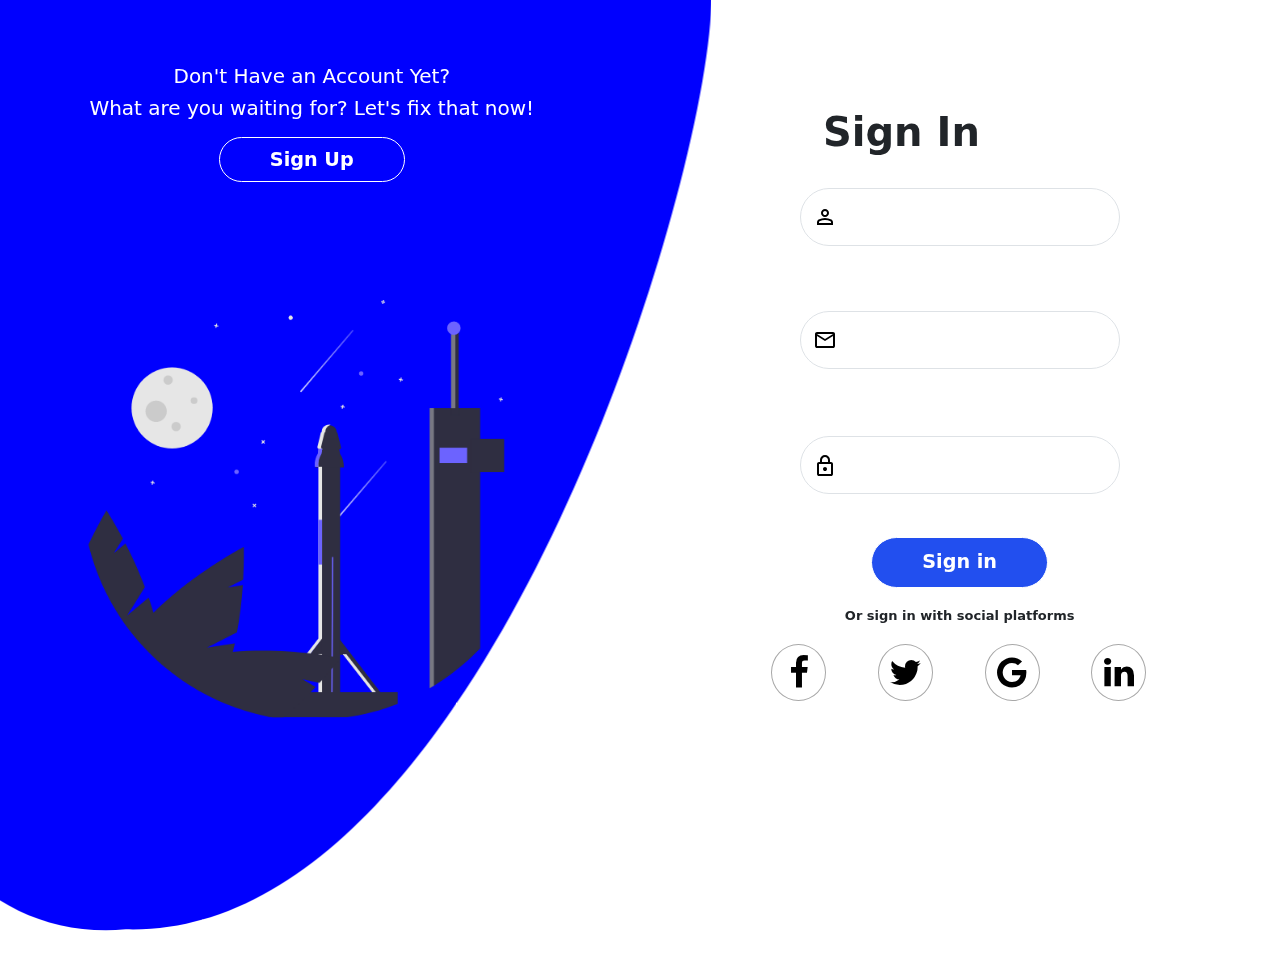
<file: sign-in.html>
<!DOCTYPE html>
<html lang="en">
<head>
    <meta charset="UTF-8">
    <meta http-equiv="X-UA-Compatible" content="IE=edge">
    <meta name="viewport" content="width=device-width, initial-scale=1.0">
    <title>Sign In</title>
    <link rel="stylesheet" href="https://cdnjs.cloudflare.com/ajax/libs/twitter-bootstrap/5.1.0/css/bootstrap.min.css">
    <link rel="stylesheet" href="https://cdnjs.cloudflare.com/ajax/libs/font-awesome/5.15.4/css/all.min.css">
    <link rel="stylesheet" href="css/signin_grid.css">
    <link rel="stylesheet" href="css/signin.css">
    <link rel="stylesheet" href="https://cdnjs.cloudflare.com/ajax/libs/font-awesome/4.7.0/css/font-awesome.min.css">
    <link rel="stylesheet" href="https://fonts.googleapis.com/css2?family=Material+Symbols+Outlined:opsz,wght,FILL,GRAD@20..48,100..700,0..1,-50..200" />
    
</head>

<body>
    <div class="container">
        <div class="signin-container-right">
          <div class="sign-in-title">
            <h1>Sign In</h1>
          </div>
          <div class="username-input textinput__">
            <div class="form-floating mb-3">
                <input type="name" class="form-control" id="floatingInput" placeholder="username">
                <label for="floatingInput" class="inputicons"><svg xmlns="http://www.w3.org/2000/svg" height="24" width="24"><path d="M12 12q-1.65 0-2.825-1.175Q8 9.65 8 8q0-1.65 1.175-2.825Q10.35 4 12 4q1.65 0 2.825 1.175Q16 6.35 16 8q0 1.65-1.175 2.825Q13.65 12 12 12Zm-8 8v-2.8q0-.85.438-1.563.437-.712 1.162-1.087 1.55-.775 3.15-1.163Q10.35 13 12 13t3.25.387q1.6.388 3.15 1.163.725.375 1.162 1.087Q20 16.35 20 17.2V20Zm2-2h12v-.8q0-.275-.137-.5-.138-.225-.363-.35-1.35-.675-2.725-1.013Q13.4 15 12 15t-2.775.337Q7.85 15.675 6.5 16.35q-.225.125-.362.35-.138.225-.138.5Zm6-8q.825 0 1.413-.588Q14 8.825 14 8t-.587-1.412Q12.825 6 12 6q-.825 0-1.412.588Q10 7.175 10 8t.588 1.412Q11.175 10 12 10Zm0-2Zm0 10Z"/></svg></label>
            </div>
          </div>
          <div class="email-input textinput__">
            <div class="form-floating mb-3">
                <input type="email" class="form-control" id="floatingInput" placeholder="name@example.com">
                <label for="floatingInput" class="inputicons"><svg xmlns="http://www.w3.org/2000/svg" height="24" width="24"><path d="M4 20q-.825 0-1.412-.587Q2 18.825 2 18V6q0-.825.588-1.412Q3.175 4 4 4h16q.825 0 1.413.588Q22 5.175 22 6v12q0 .825-.587 1.413Q20.825 20 20 20Zm8-7L4 8v10h16V8Zm0-2 8-5H4ZM4 8V6v12Z"/></svg></label>
            </div>
          </div>
          <div class="password-input textinput__">
            <div class="form-floating">
                <input type="password" class="form-control" id="floatingPassword" placeholder="Password">
                <label for="floatingPassword" class="inputicons"><svg xmlns="http://www.w3.org/2000/svg" height="24" width="24"><path d="M6 22q-.825 0-1.412-.587Q4 20.825 4 20V10q0-.825.588-1.413Q5.175 8 6 8h1V6q0-2.075 1.463-3.538Q9.925 1 12 1t3.538 1.462Q17 3.925 17 6v2h1q.825 0 1.413.587Q20 9.175 20 10v10q0 .825-.587 1.413Q18.825 22 18 22Zm0-2h12V10H6v10Zm6-3q.825 0 1.413-.587Q14 15.825 14 15q0-.825-.587-1.413Q12.825 13 12 13q-.825 0-1.412.587Q10 14.175 10 15q0 .825.588 1.413Q11.175 17 12 17ZM9 8h6V6q0-1.25-.875-2.125T12 3q-1.25 0-2.125.875T9 6ZM6 20V10v10Z"/></svg></label>
            </div>
          </div>
          <div class="signin-button">
            <input type="button" value="Sign in" id="signin_button"><br>
          </div>
          <div class="signin-bottom-text">
            <p>Or sign in with social platforms</p>
          </div>
          <div class="social-media-container">
            <div class="facebook-container">
                <a href="#" class="fa fa-facebook facebk"></a>
            </div>
            <div class="twitter-container">
                <a href="#" class="fa fa-twitter twtter"></a>
            </div>
            <div class="google-container">
                <a href="#" class="fa fa-google googl"></a>
            </div>
            <div class="linkedin-conatiner">
                <a href="#" class="fa fa-linkedin linkdin"></a>
            </div>
          </div>
        </div>
        <div class="signin-image-container">
          <div class="signin-image">
            <img src="assets/CRM-SignIn/Group 15.png" width="500px" alt="" class="rocketimage">

            <div class="blueshape">
              <svg data-name="Layer 1" xmlns="http://www.w3.org/2000/svg" viewBox="0 0 1200 120" preserveAspectRatio="none">
                  <path d="M0,0V6c0,21.6,291,111.46,741,110.26,445.39,3.6,459-88.3,459-110.26V0Z" class="shape-fill"></path>
              </svg>
            </div>
          </div>
          <div class="signup-container">
            <div class="signup-text">
                <h5 style="justify-self: center;">Don't Have an Account Yet?</h5>
                <h5 style="justify-self: center;">What are you waiting for? Let's fix that now!</h5>
            </div>
            <div class="sign-up-button">
                <a href="sign-up.html" id="signup_button">Sign Up</a>
            </div>           
          </div>
        </div>
        <div class="signup-text2">
        </div>
        <div class="signup-button2">
        </div>
      </div>
    
<script src="https://cdnjs.cloudflare.com/ajax/libs/popper.js/2.9.2/umd/popper.min.js"></script>
<script src="https://cdnjs.cloudflare.com/ajax/libs/twitter-bootstrap/5.1.0/js/bootstrap.min.js"></script>      
</body>
</html>
</file>
<file: css/signin_grid.css>
.container {  display: grid;
    grid-template-columns: 2.1fr 1.3fr;
    grid-template-rows: .9fr 1.5fr 1.7fr .3fr;
    gap: 0px 0px;
    grid-auto-flow: row;
    grid-template-areas:
      "signin-image-container signin-container-right"
      "signin-image-container signin-container-right"
      "signin-image-container signin-container-right"
      "signin-image-container .";
  }
  
  .signin-container-right {  display: grid;
    grid-template-columns: 1fr 1fr 1fr;
    grid-template-rows: 1.6fr 1.2fr 1.2fr 1.1fr .8fr .4fr .7fr;
    grid-auto-columns: 1fr;
    gap: 0px 0px;
    grid-auto-flow: row;
    grid-template-areas:
      "sign-in-title sign-in-title sign-in-title"
      "username-input username-input username-input"
      "email-input email-input email-input"
      "password-input password-input password-input"
      "signin-button signin-button signin-button"
      "signin-bottom-text signin-bottom-text signin-bottom-text"
      "social-media-container social-media-container social-media-container";
    grid-area: signin-container-right;
    z-index: 1;
  }
  
  .sign-in-title {
    justify-self: center;
    align-self: end;
    grid-area: sign-in-title;
  }
  
  .username-input {
    justify-self: center;
    align-self: center;
    grid-area: username-input;
  }
  
  .email-input {
    justify-self: center;
    align-self: center;
    grid-area: email-input;
  }
  
  .password-input {
    justify-self: center;
    align-self: center;
    grid-area: password-input;
  }
  
  .signin-button {
    justify-self: center;
    align-self: center;
    grid-area: signin-button;
    padding-right: 50px;
  }
  
  .signin-bottom-text {
    justify-self: center;
    align-self: center;
    grid-area: signin-bottom-text;
    padding-right: 50px;
  }
  
  .social-media-container {  display: grid;
    grid-template-columns: 1fr 1fr 1fr 1fr;
    grid-template-rows: 1fr;
    gap: 0px 0px;
    grid-auto-flow: row;
    grid-template-areas:
      "facebook-container twitter-container google-container linkedin-conatiner";
    grid-area: social-media-container;
  }
  
  .facebook-container { grid-area: facebook-container; }
  
  .twitter-container { grid-area: twitter-container; }
  
  .google-container { grid-area: google-container; }
  
  .linkedin-conatiner { grid-area: linkedin-conatiner; }
  
  .signin-image-container {  display: grid;
    grid-template-columns: 1fr 1fr 0.4fr;
    grid-template-rows: 1fr 1fr 1fr;
    gap: 0px 0px;
    grid-auto-flow: row;
    grid-area: signin-image-container;
  }
  
  .signin-image {
    justify-self: start;
    align-self: end;
    padding-bottom: 50px;
    grid-area: 1 / 1 / 4 / 3;
  }
  
  .signup-container {  display: grid;
    grid-template-columns: 1fr 1fr 1fr;
    grid-template-rows: 1fr 1fr 1fr 1fr;
    grid-auto-columns: 1fr;
    gap: 0px 0px;
    grid-auto-flow: row;
    grid-template-areas:
      ". . ."
      "signup-text signup-text ."
      "signup-button signup-button ."
      ". . .";
    grid-area: 1 / 1 / 2 / 4;
    }
  
  .signup-text {
    display: grid;
    grid-template-columns: 1fr;
    grid-template-rows: 1fr 1fr;
    gap: 0px 0px;
    grid-template-areas: 
        "haveaccnt"
        "fixthatnow";
    justify-self: center;
    align-self: center;
    grid-area: signup-text;
  }

  .haveaccnt {
    grid-area: haveaccnt;
  }

  .fixthatnow {
    grid-area: fixthatnow;
  }
  
  .sign-up-button {
    justify-self: center;
    align-self: center;
    grid-area: signup-button;
  }
</file>
<file: css/signin.css>
body {
    font-family: ;
}

#logolink {
    display: flex;
    justify-content: end;
    padding-right: 15%;
}

/*-----Sign In Form-----*/
.form-control {
    border-radius: 30px;
    width: 25vw;
}

/*-----Adjusts position of text input boxes-----*/
.textinput__ {
    padding-right: 50px;
}

.sign-in-title h1 {
    font-weight: bolder;
}

.sign-in-title {
    margin-right: 13vw;
}

#signin_button {
    border-radius: 30px;
    background-color: rgb(34,79,239);
    color: white;
    padding-left: 50px;
    padding-right: 50px;
    padding-top: 10px;
    padding-bottom: 10px;
    font-size: larger;
    font-weight: bold;
    border: 1px solid;
}

#signin_button:active {
    padding-left: 51.5px;
    padding-right: 51.5px;
    padding-top: 11.5px;
    padding-bottom: 11.5px;
    transition: .2s ease-in-out; 
}

#signin_button:hover {
    background-color: white;
    color: rgb(34,79,239);
    transition: .17s ease-in-out;
}

.signin-bottom-text p {
    font-weight: bolder;
    font-size: small;

}

.social-media-container a {
    font-size: 35px;
    margin-right: 45px;
}

.fa {
    padding: 10px;
    padding-left: 10px;
    width: 55px;
    text-align: center;
    text-decoration: none;
    border: 1px solid rgb(168,168,168);
    border-radius: 50%;
    color: black;
  }

.facebk:hover {
    color: white;
    background-color: rgb(23,93,238);
    transition: .2s;
    opacity: 35%;
}

.twtter:hover {
    color: white;
    background-color: rgb(107,170,232);
    transition: .2s;
    opacity: 35%;
}
.googl:hover {
    color: white;
    background-color: rgb(45,156,65);
    transition: .2s;
    opacity: 35%;
    
}
.linkdin:hover {
    color: white;
    background-color: rgb(15,79,181);
    transition: .2s;
    opacity: 35%;
}
/*-----End of Sign In Form-----*/

.signup-text {
    color: white;
}

#signup_button {
    border-radius: 30px;
    ackground-color: rgb(34,79,239);
    color: white;
    padding-left: 50px;
    padding-right: 50px;
    padding-top: 10px;
    padding-bottom: 10px;
    font-size: larger;
    font-weight: bold;
    border: 1px solid;
    text-decoration: none;
}

#signup_button:active {
    padding-left: 51.5px;
    padding-right: 51.5px;
    padding-top: 11.5px;
    padding-bottom: 11.5px;
    transition: .2s ease-in-out; 
}

#signup_button:hover {
    background-color: white;
    color: rgb(34,79,239);
    transition: .17s ease-in-out;
}

.rocketimage {
    padding-top: 9%;
    padding-right: 7.5%;
    z-index: 0;
}



.blueshape {
    position: absolute;
    display: inline-block;
    top: -6%;
    left: 0;
    width: 74%;
    overflow: hidden;
    line-height: 0;
    z-index: -1;
}

.blueshape svg {
    position: relative;
    display: block;
    width: calc(100% + 1.3px);
    height: 1015px;
    transform: rotateY(180deg);
    right: 25%;
}

.blueshape .shape-fill {
    fill: #0000FE;
}

.signup-text2 {
    display: none;
}

.signup-button2 {
    display: none;
}

@media (max-width: 1199px) {


    /*-----specific grid for this media query-----*/
    .container {  
        display: flex;
        justify-content: center;
        grid-template-columns: .4fr 1fr .4fr;
        grid-template-rows: .9fr 1.5fr 1.7fr .3fr;
        gap: 0px 0px;
        grid-auto-flow: row;
        grid-template-areas:
          ". signin-container-right ."
          ". signin-container-right ."
          ". signin-container-right ."
          ". . .";
      }
      
      .signin-container-right {  
        display: grid;
        grid-template-columns: 1fr 1fr 1fr;
        grid-template-rows: 1.6fr 1.2fr 1.2fr 1.1fr .8fr .4fr .7fr ;
        gap: 0px 0px;
        grid-auto-flow: row;
        grid-template-areas:
          ". sign-in-title ."
          ". username-input ."
          ". email-input ."
          ". password-input ."
          ". signin-button ."
          ". signin-bottom-text ."
          "social-media-container social-media-container social-media-container"

        grid-area: signin-container-right;
      }
      
      .sign-in-title {
        justify-self: center;
        align-self: end;
        grid-area: sign-in-title;
        margin-left: 3vw;
        white-space: nowrap; 
      }
      
    /* username container */
    .username-input {
        justify-self: start;
        align-self: center;
        grid-area: username-input;
  }
  
    /* email container */
    .email-input {
        justify-self: start;
        align-self: center;
        grid-area: email-input;
  }
  
  /* password container */
  .password-input {
    justify-self: start;
    align-self: center;
  }

  .sign-up-button {
    justify-self: center;
    align-self: center;
    grid-area: sign-up-button;
    padding-right:40px;
    padding-top: 5%;
  }

    /* sign-up bottom text container */
    .sign-up-bottom-text {
        justify-self: center;
        align-self: center;
        grid-area: sign-up-bottom-text;
        padding-right: 40px;
        padding-top: 5%;
      }

      .social-media-container {
        display: flex;
        justify-content: center;
      }
      
      .signup-text2 {
        justify-self: center;
        align-self: center;
        grid-area: signup-text2;
      }
      
      .signup-button2 {
        justify-self: center;
        align-self: center;
        grid-area: signup-button2;
      }
    /*-----End of query specific grid-----*/

    .blueshape {
        display: none;
    }

    .rocketimage {
        display: none;
    }

    .signin-image-container {
        display: none;
    }

    .signin-image {
        display: none;
    }

    .signup-container {
        display: none;
    }

    #signup_button2 {
        border-radius: 30px;
        background-color: rgb(34,79,239);
        color: white;
        padding-left: 50px;
        padding-right: 50px;
        padding-top: 10px;
        padding-bottom: 10px;
        font-size: larger;
        font-weight: bold;
        border: 1px solid;
    }
    
    #signup_button2:active {
        padding-left: 51.5px;
        padding-right: 51.5px;
        padding-top: 11.5px;
        padding-bottom: 11.5px;
        transition: .2s ease-in-out; 
    }
    
    #signup_button2:hover {
        background-color: white;
        color: rgb(34,79,239);
        transition: .17s ease-in-out;
    }

    .form-control {
        width: 175%;
    }

    .textinput__ {
        display: flex;
        justify-content: center;
        padding: 2%;
        margin-left: -2vw;
        
    }

    .signin-button {
        padding-right: 0px;
        padding-top: 2vw;
    }

    .signin-bottom-text {
        padding-top: 2vw;
        padding-right: 0px;
        white-space: nowrap; 
      }

 
}


@media (max-width: 390px) {
    .social-media-container a {
        font-size: 35px;
        margin-right: 20px;
       
    }

    .form-control {
        width: 135%;
    }
}
</file>
